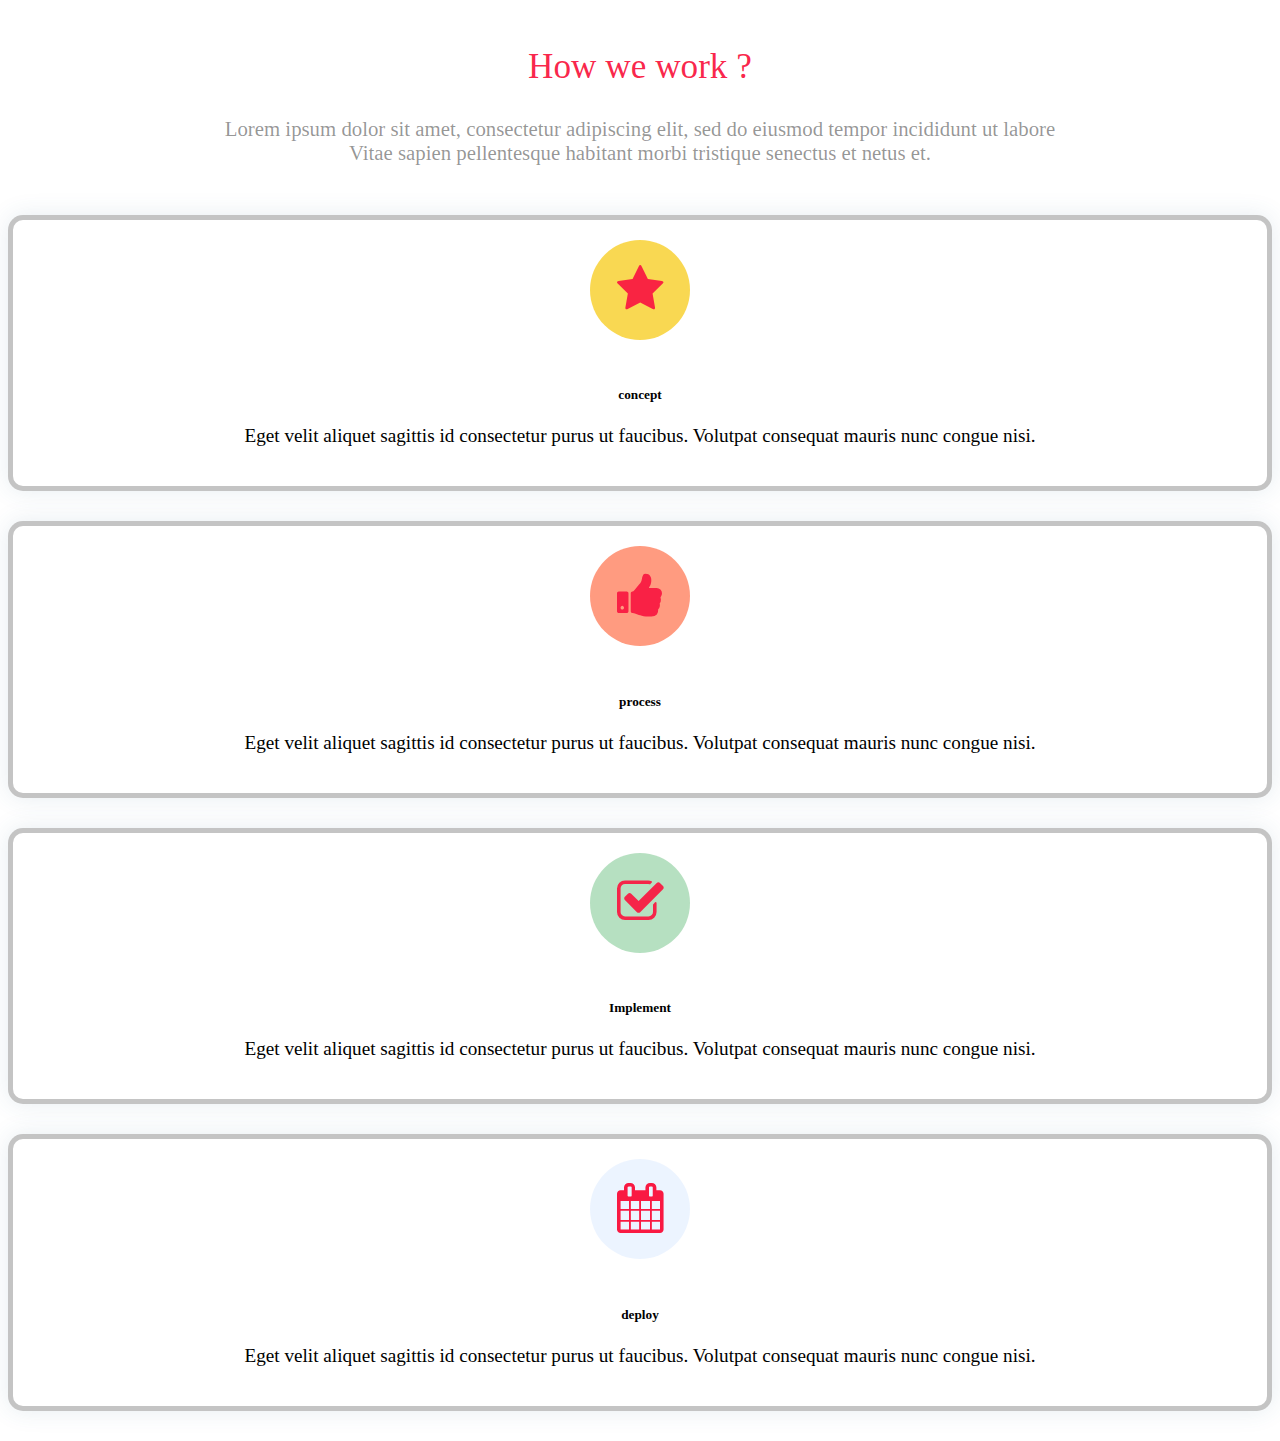
<file: src/work.html>
<!DOCTYPE html>
<html>
<!--code by ankur tyagi-->  
<head>
    <title>How we work</title>
    <meta charset="UTF-8">
    <meta http-equiv="X-UA-Compatible" content="IE=edge">
    <meta name="viewport" content="width=device-width, initial-scale=1.0">
    <link rel="stylesheet" href="work.css">
    <link href="https://cdn.jsdelivr.net/npm/bootstrap@5.0.1/dist/css/bootstrap.min.css" rel="stylesheet" integrity="sha384-+0n0xVW2eSR5OomGNYDnhzAbDsOXxcvSN1TPprVMTNDbiYZCxYbOOl7+AMvyTG2x" crossorigin="anonymous">
    <link rel="stylesheet" href="https://stackpath.bootstrapcdn.com/font-awesome/4.7.0/css/font-awesome.min.css" integrity="sha384-wvfXpqpZZVQGK6TAh5PVlGOfQNHSoD2xbE+QkPxCAFlNEevoEH3Sl0sibVcOQVnN" crossorigin="anonymous">
</head>
<body>
    <div class="container">
      <div class="row">
        <div class="card col-sm-12">
          <h4><span>How we work ?</span> </h4>
          <p>Lorem ipsum dolor sit amet, consectetur adipiscing elit, sed do eiusmod tempor incididunt ut labore <br>Vitae sapien pellentesque habitant morbi tristique senectus et netus et.</p>
        </div>
        <div class="col-lg-3 col-sm-6 col-xs-12">
          <div class="item"> <span class="icons flags_one"><i class="fa fa-star"></i></span>
            <h5>concept</h5>
            <p>Eget velit aliquet sagittis id consectetur purus ut faucibus. Volutpat consequat mauris nunc congue nisi.</p>
          </div>
        </div>
        <div class="col-lg-3 col-sm-6">
          <div class="item"> <span class="icons flags_two"><i class="fa fa-thumbs-up"></i></span>
            <h5>process</h5>
            <p>Eget velit aliquet sagittis id consectetur purus ut faucibus. Volutpat consequat mauris nunc congue nisi.</p>
          </div>
        </div>
        <div class="col-lg-3 col-sm-6">
          <div class="item"> <span class="icons flags_three"><i class="fa fa-check-square-o"></i></span>
            <h5>Implement</h5>
            <p>Eget velit aliquet sagittis id consectetur purus ut faucibus. Volutpat consequat mauris nunc congue nisi.</p>
          </div>
        </div>
        <div class="col-lg-3 col-sm-6">
          <div class="item"> <span class="icons flags_four"><i class="fa fa-calendar"></i></span>
            <h5>deploy</h5>
            <p>Eget velit aliquet sagittis id consectetur purus ut faucibus. Volutpat consequat mauris nunc congue nisi.</p>
          </div>
      </div>
      </div>
    </div>
  <!--code by ankur tyagi-->
</body>
</html>
</file>
<file: src/work.css>
/*code by ankur tyagi*/
*{
    box-sizing: border-box;
  }
  span{
    display: inline-block;
  }
  .card{
    margin-bottom: 50px;
  }
  .card h4{
    position: relative;
    color:#f91942f1;
    text-align: center;
    font-size:2.2rem;
    margin-bottom: 30px;
    font-weight: 500;
  }

  .card p{
    color:rgba(0, 0, 0, 0.425);
    font-size: 1.3rem;
    text-align: center;
  }
  .item{
    background:#fff;
    text-align: center;
    padding:20px 15px;
    box-shadow: 0 0 25px rgba(48, 105, 138, 0.116);
    border-radius: 15px;
    margin-bottom: 30px;
    border:5px solid rgba(0, 0, 0, 0.233);
   
  }

  .item p{
    font-size: 1.2rem;
  }
  .item h6{
    margin-bottom: 20px;
    color:#2f2f2f;
  }

  .item:hover{
    background:#198df9;
    transition: background-color 0.5s ease-in,
                transform 0.5s ease-in;
    transform: translateY(-3px);
  }

  .item .icons{
    font-size:50px;
    color:#f91942f1;
    width:100px;
    height:100px;
    line-height: 100px;
    border-radius: 50px;
    margin-bottom: 25px;
  }

  .item:hover span.icons{
    background:#fff;
    border-radius: 10px;
    transition: background-color 0.3s ease-in,
                transform 0.3s ease-in;
  }
  .item .flags_one{
    background:rgba(247, 199, 5, 0.692);
    color:#f91942f1;
  }
  .item .flags_two{
    background: rgba(255, 77, 28, 0.562);
    color:#f91942f1;
  }
  .item .flags_three{
    background:rgba(0, 147, 39, 0.288);
    color:#f91942f1;
  }
.item .flags_four{
  background:rgba(0, 106, 255, 0.075);
  color:#f91942;
}
 
/*code by ankur tyagi */
</file>
